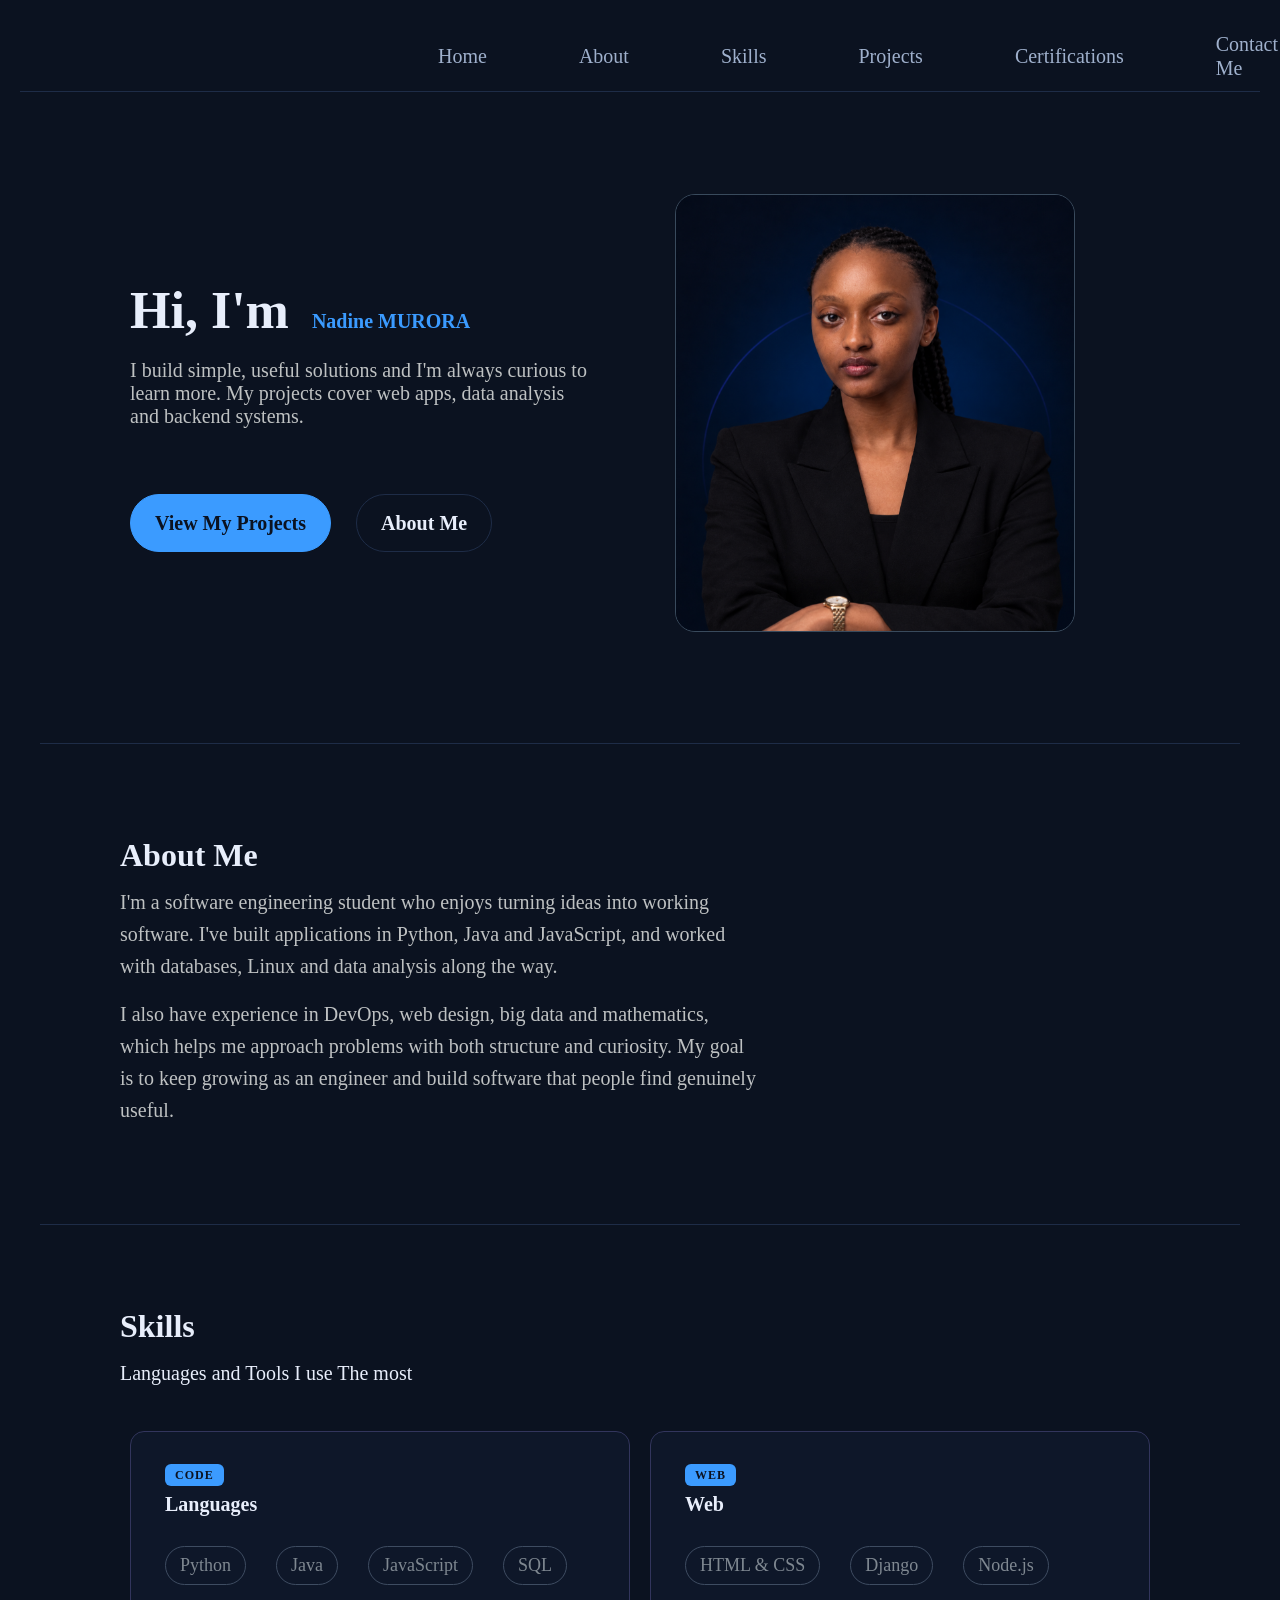
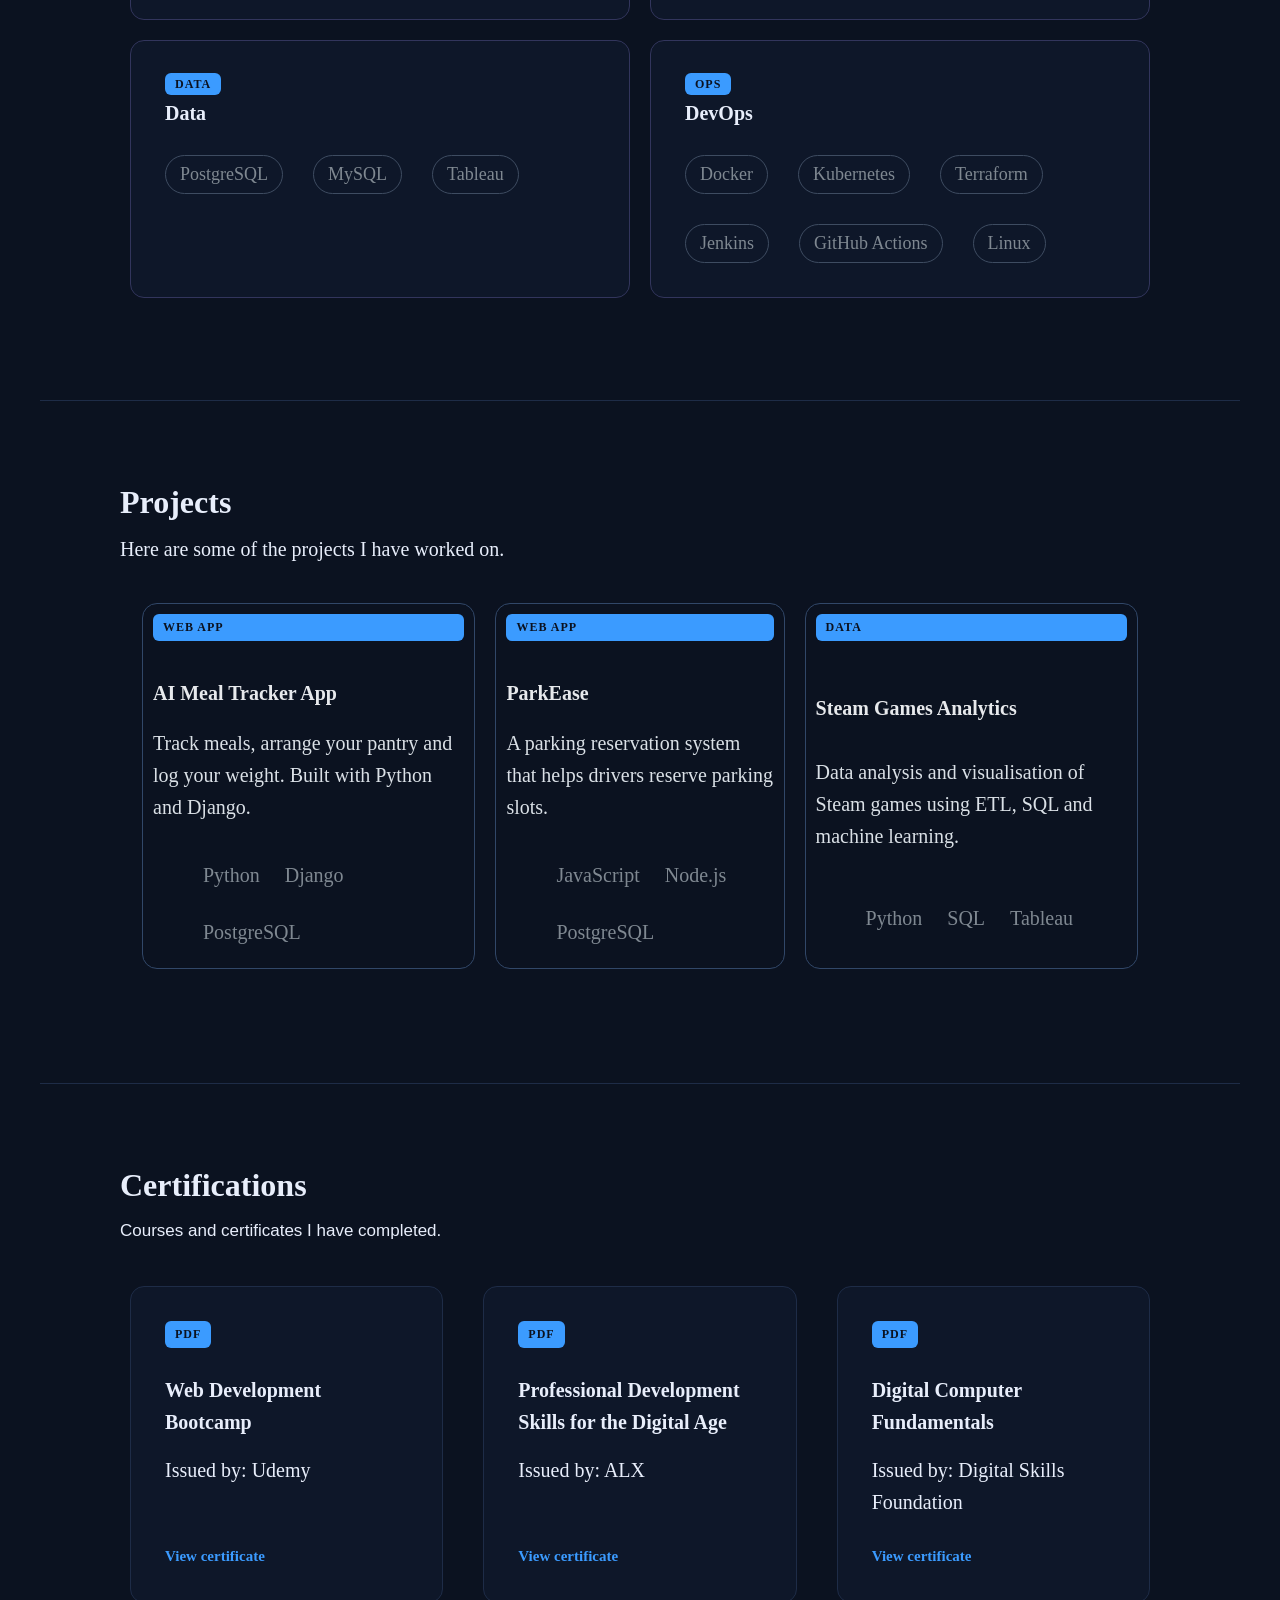
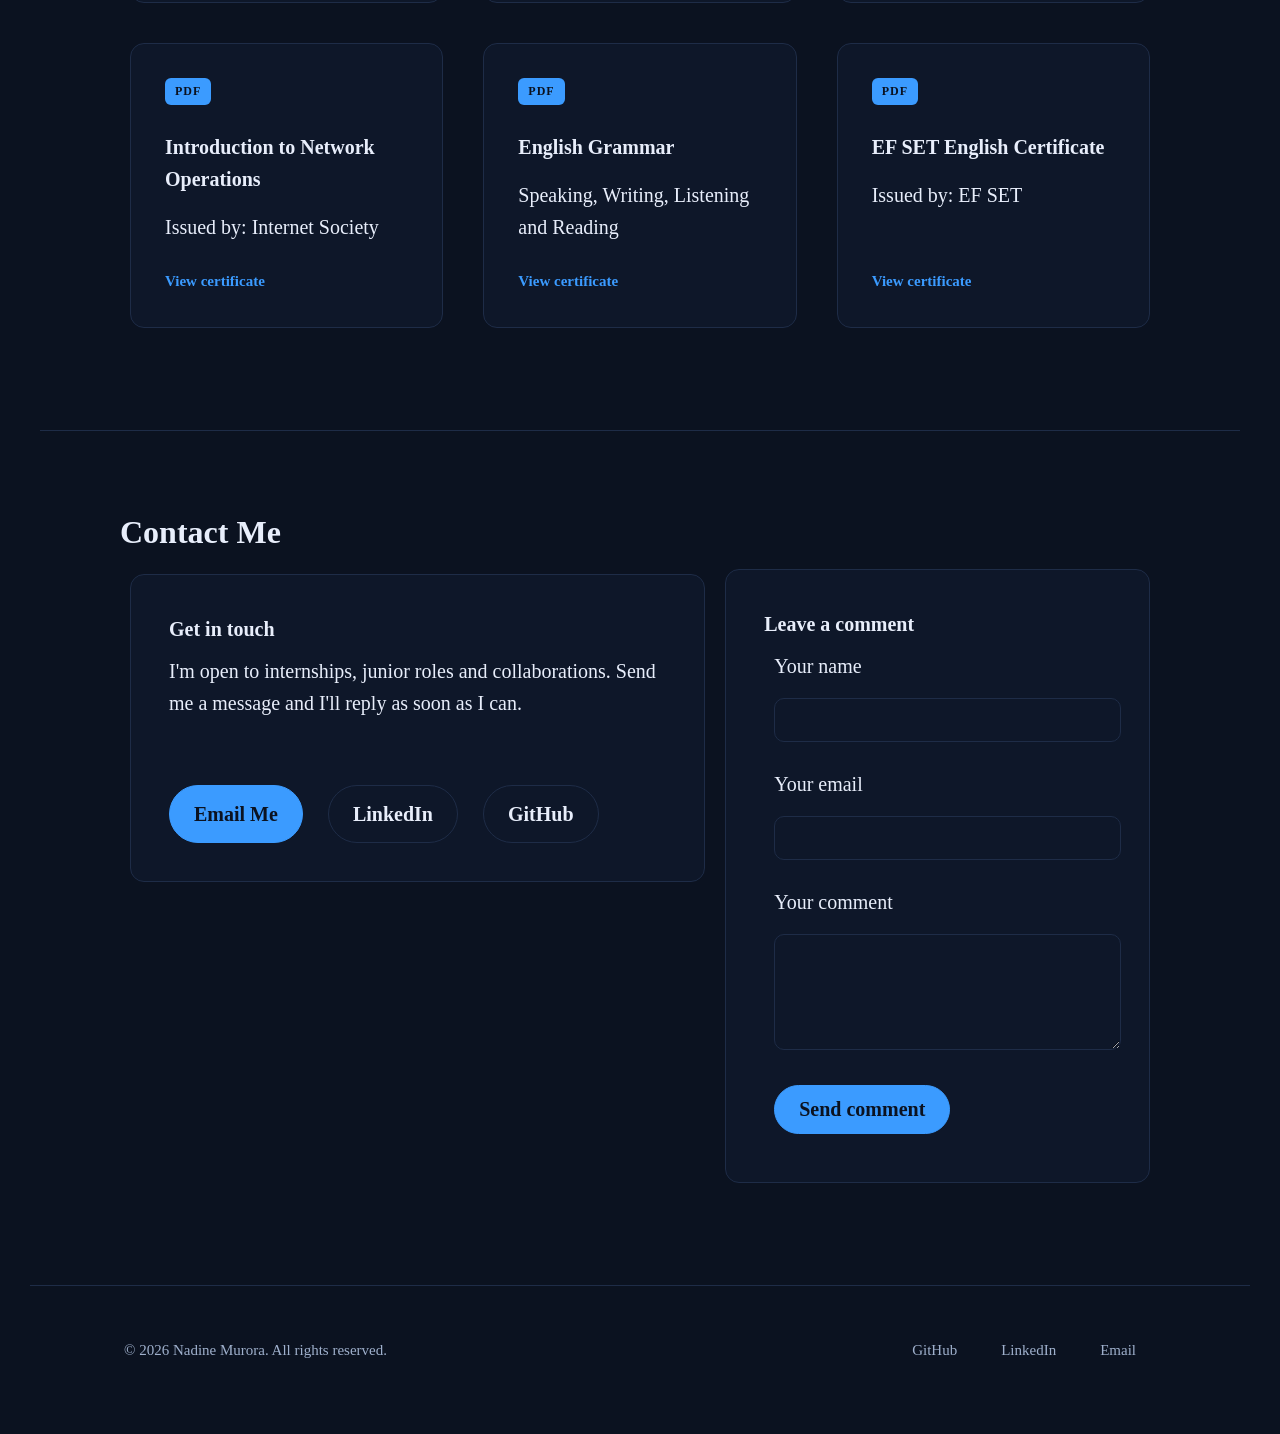
<file: index.html>
<!DOCTYPE html>
<html lang="en">
<head>
    <link rel="stylesheet" type="text/css" href="style.css">
    <meta charset="UTF-8">
    <meta name="viewport" content="width=device-width, initial-scale=1.0">
    <title>MY Portfolio</title>
</head>
<body>
    <header>
    <nav>
        <ul>
        <li><a href="#home" class="active">Home</a></li>
        <li><a href="#about">About</a></li>
        <li><a href="#skills">Skills</a></li>
        <li><a href="#projects">Projects</a></li>
        <li><a href="#certifications">Certifications</a></li>
        <li><a href="#contact">Contact Me</a></li>
      </ul>
    </nav>
    <div class="header-actions">
    <button id="theme-btn" class="btn" type="button">Light mode</button>
    <a class="btn btn-primary" href="Certficates/CV.pdf" download>Download CV</a>
</div>

    </header>
    <main>
    <section id="home">
        <div class="Intro">
            
        <h1> Hi, I'm <span>Nadine  MURORA</span></h1>
     <p class="lede">I build simple, useful solutions and I'm always curious to learn more. My projects cover web apps, data analysis and backend systems.</p>
         <a class="btn btn-primary" href="#projects">View My Projects</a>
    <a class="btn" href="#about">About Me</a>

     </div>
     <div class="profile">
        <img src="images/profile.png">
     </div>
    </section>
    <section id="about">
        <h2>About Me</h2>
     <p>
        I'm a software engineering student who enjoys turning ideas into working software. 
        I've built applications in Python, Java and JavaScript, and worked with databases, Linux and data analysis along the way.</p>

     <p> I also have experience in DevOps, web design, big data and mathematics, which helps me approach problems with both structure and curiosity.
     My goal is to keep growing as an engineer and build software that people find genuinely useful.
     </p>
    </section>
    <section id="skills">
        <h2>Skills</h2>
        <p>Languages and Tools  I use The most</p>
        <div class="skills-grid">
        <div class="skills-group">
              <span class="badge">CODE</span>
        <h3>Languages</h3>
      <ul>
        <li>Python</li>
        <li>Java</li>
        <li>JavaScript</li>
        <li>SQL</li>
      </ul>
        </div>
        <div class="skills-group">
              <span class="badge">WEB</span>
      <h3>Web</h3>
      <ul>
        <li>HTML &amp; CSS</li>
        <li>Django</li>
        <li>Node.js</li>
      </ul>
      </div>
       <div class="skills-group">
          <span class="badge">DATA</span>
      <h3>Data</h3>
      <ul>
        <li>PostgreSQL</li>
        <li>MySQL</li>
        <li>Tableau</li>
      </ul>
      </div>
       <div class="skills-group">
        <span class="badge">OPS</span>
      <h3>DevOps</h3>
      <ul>
        <li>Docker</li>
        <li>Kubernetes</li>
        <li>Terraform</li>
        <li>Jenkins</li>
        <li>GitHub Actions</li>
        <li>Linux</li>
      </ul>
      </div>
      </div>
    </section>
   <section id="projects">
    <h2>Projects</h2>
    <p>Here are some of the projects I have worked on.</p>

    <div class="projects-grid">
        <article class="project">
             <span class="badge">WEB APP</span>
            <h3>AI Meal Tracker App</h3>
            <p>Track meals, arrange your pantry and log your weight. Built with Python and Django.</p>
            <ul class="tags">
                <li>Python</li>
                <li>Django</li>
                <li>PostgreSQL</li>
            </ul>
        </article>

        <article class="project">
             <span class="badge">WEB APP</span>
            <h3>ParkEase</h3>
            <p>A parking reservation system that helps drivers reserve parking slots.</p>
            <ul class="tags">
                <li>JavaScript</li>
                <li>Node.js</li>
                <li>PostgreSQL</li>
            </ul>
        </article>

        <article class="project">
             <span class="badge">DATA</span>
            <h3>Steam Games Analytics</h3>
            <p>Data analysis and visualisation of Steam games using ETL, SQL and machine learning.</p>
            <ul class="tags">
                <li>Python</li>
                <li>SQL</li>
                <li>Tableau</li>
            </ul>
        </article>
    </div>
</section>
 <section id="certifications">
    <h2>Certifications</h2>
    <p>Courses and certificates I have completed.</p>

    <div class="cert-grid">
        <article class="cert">
            <span class="cert-badge">PDF</span>
            <h3>Web Development Bootcamp</h3>
            <p>Issued by: Udemy</p>
            <a class="cert-link" href="Certficates/WEB Development.pdf" target="_blank" rel="noopener">View certificate</a>
        </article>

        <article class="cert">
            <span class="cert-badge">PDF</span>
            <h3>Professional Development Skills for the Digital Age</h3>
            <p>Issued by: ALX</p>
            <a class="cert-link" href="Certficates/89-professional-foundations-certificate-murora-nadine.png" target="_blank" rel="noopener">View certificate</a>
        </article>

        <article class="cert">
            <span class="cert-badge">PDF</span>
            <h3>Digital Computer Fundamentals</h3>
            <p>Issued by: Digital Skills Foundation</p>
            <a class="cert-link" href="Certficates/DCF.pdf" target="_blank" rel="noopener">View certificate</a>
        </article>

        <article class="cert">
            <span class="cert-badge">PDF</span>
            <h3>Introduction to Network Operations</h3>
            <p>Issued by: Internet Society</p>
            <a class="cert-link" href="Certficates/Netops.pdf" target="_blank" rel="noopener">View certificate</a>
        </article>

        <article class="cert">
            <span class="cert-badge">PDF</span>
            <h3>English Grammar</h3>
            <p>Speaking, Writing, Listening and Reading</p>
            <a class="cert-link" href="Certficates/ENGLISH.pdf" target="_blank" rel="noopener">View certificate</a>
        </article>

        <article class="cert">
            <span class="cert-badge">PDF</span>
            <h3>EF SET English Certificate</h3>
            <p>Issued by: EF SET</p>
            <a class="cert-link" href="Certficates/EF SET Certificate.pdf" target="_blank" rel="noopener">View certificate</a>
        </article>
    </div>
</section>
    <section id="contact">
    <h2>Contact Me</h2>

    <div class="contact-grid">
        <div class="contact-info">
            <h3>Get in touch</h3>
            <p>I'm open to internships, junior roles and collaborations. Send me a message and I'll reply as soon as I can.</p>
            <a class="btn btn-primary" href="https://mail.google.com/mail/?view=cm&amp;fs=1&amp;to=nadinemurora5@gmail.com" target="_blank" rel="noopener">Email Me</a>
            <a class="btn" href="https://www.linkedin.com/in/nadine-murora/" target="_blank" rel="noopener">LinkedIn</a>
            <a class="btn" href="https://github.com/mnadine5" target="_blank" rel="noopener">GitHub</a>
        </div>

        <div id="comment" class="comment-box">
            <h3>Leave a comment</h3>

            <form action="file:///home/okarera/Downloads/Portfolio/Thanks.html" method="POST">
                <label for="name">Your name</label>
                <input type="text" id="name" name="name" required>

                <label for="email">Your email</label>
                <input type="email" id="email" name="email" required>

                <label for="message">Your comment</label>
                <textarea id="message" name="message" rows="5" required></textarea>

                <button type="submit">Send comment</button>
            </form>
        </div>
    </div>
</section>
  </main>
  
    <footer>
        <div class="footer-content">
            <p>&copy; 2026 Nadine Murora. All rights reserved.</p>
            <div class="footer-links">
                <a href="https://github.com/mnadine5" target="_blank" rel="noopener">GitHub</a>
                <a href="https://www.linkedin.com/in/nadine-murora/" target="_blank" rel="noopener">LinkedIn</a>
                <a href="https://mail.google.com/mail/?view=cm&amp;fs=1&amp;to=nadinemurora5@gmail.com" target="_blank" rel="noopener">Email</a>
            </div>
        </div>
    </footer>
 <script src="script.js"></script>
</body>
</html>
</file>
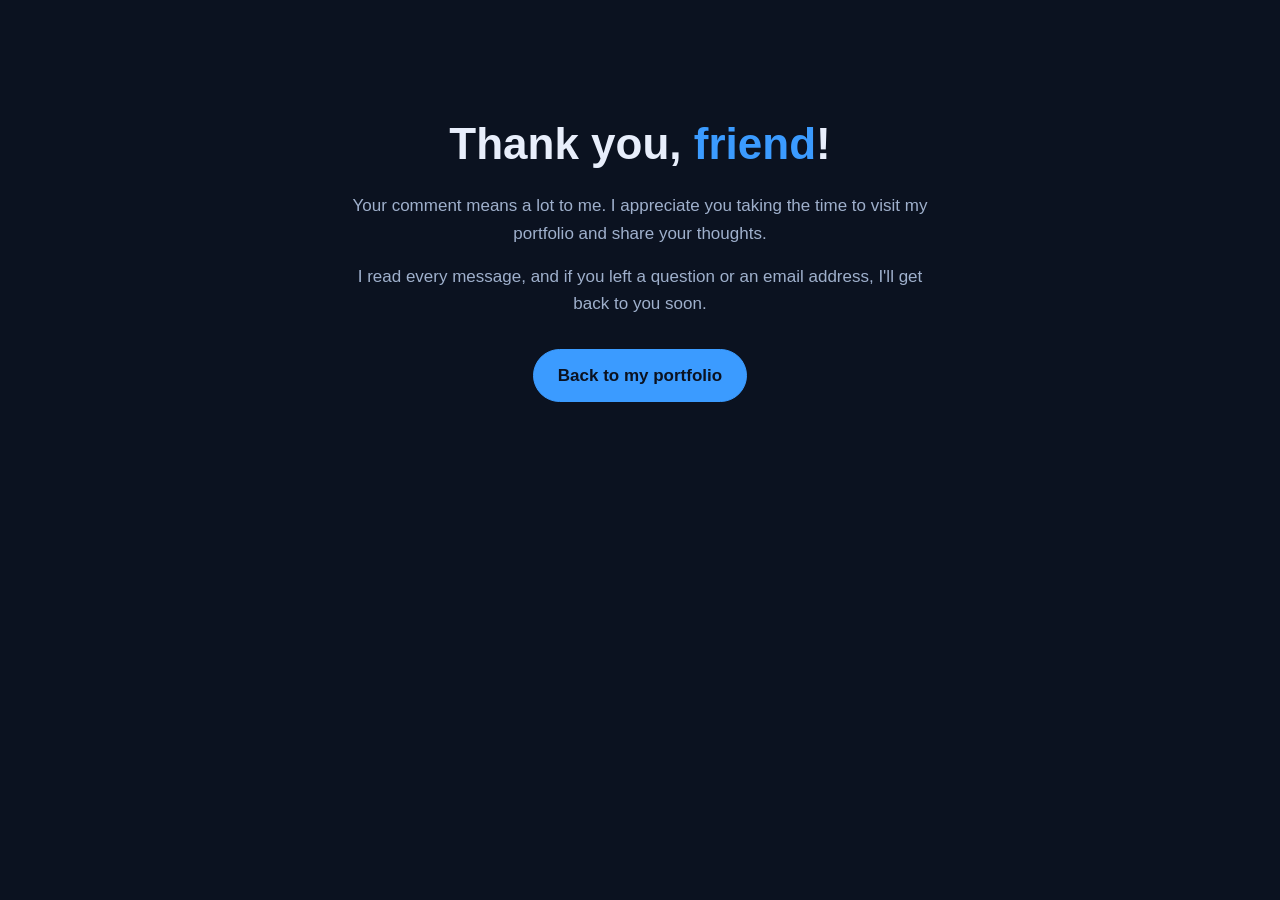
<file: Thanks.html>
<!DOCTYPE html>
<html lang="en">
<head>
    <meta charset="UTF-8">
    <meta name="viewport" content="width=device-width, initial-scale=1.0">
    <title>Thank you | Nadine Murora</title>

    <style>
        *{
            margin: 0;
            padding: 0;
            box-sizing: border-box;
        }

        body{
            background-color: #0b1220;
            color: #e8eefb;
            font-family: Arial, sans-serif;
            font-size: 17px;
            line-height: 1.6;
        }

        .thanks{
            max-width: 640px;
            margin: 0 auto;
            padding: 120px 24px;
            text-align: center;
        }

        h1{
            font-size: 44px;
            line-height: 1.1;
            margin-bottom: 24px;
        }

        h1 span{
            color: #3b9bff;
        }

        p{
            color: #9fb0cc;
            margin-bottom: 16px;
        }

        .btn{
            display: inline-block;
            margin-top: 16px;
            padding: 12px 24px;
            background-color: #3b9bff;
            border: 1px solid #3b9bff;
            border-radius: 999px;
            color: #0b1220;
            font-weight: bold;
            text-decoration: none;
        }

        .btn:hover{
            filter: brightness(1.1);
        }
    </style>
</head>

<body>
    <main class="thanks">
        <h1>Thank you, <span id="visitor">friend</span>!</h1>
        <p>Your comment means a lot to me. I appreciate you taking the time to visit my portfolio and share your thoughts.</p>
        <p>I read every message, and if you left a question or an email address, I'll get back to you soon.</p>
        <a class="btn" href="index.html">Back to my portfolio</a>
    </main>

    <script>
        const params = new URLSearchParams(window.location.search);
        const name = params.get("name");

        if (name) {
            document.getElementById("visitor").textContent = name;
        }
    </script>
</body>
</html>
</file>
<file: style.css>
*{
    
    margin: 10px;
        box-sizing: border-box;
        font-family: 'Times New Roman', Times, serif;
        font-size: 20px;
    
}
html{
    scroll-behavior: smooth;
}
body{
   background-color: #0b1220;
  color: #e8eefb;
   display: block;
   line-height: 1.6;

}
h1{
    font-size: 52px;
    line-height: 1.1;
    margin-bottom: 20px;
}
h2{
    font-size: 32px;
    line-height: 1.2;
    margin-bottom: 12px;
}
h3{
    font-size: 20px;
    margin-bottom: 8px;
}
p{
      font-size: 17px;
       max-width: 640px;
       margin-bottom: 16px;
     font-family: Arial, sans-serif;
}
a{
    color: #e8eefb;
    text-decoration: none;
    
}
section{
   padding: 72px max(24px, calc((100% - 1080px) / 2));
    scroll-margin-top: 64px;
}
/* Header (final version) */
header{
    display: flex;
    justify-content: space-between;
    align-items: center;
    height: 72px;
    margin: 0;
    padding: 0 24px;
    background-color: #0b1220;
    border-bottom: 1px solid #1e2c47;
    position: sticky;
    top: 0;
    z-index: 10;
}

header nav,
header ul{
    margin-left: 180px;
    padding: 0;
}

header ul{
    display: flex;
    align-items: center;
    gap: 8px;
    list-style: none;
}

header nav a{
    display: block;
    padding: 8px 14px;
    border-radius: 999px;
    color: #9fb0cc;
    font-size: 16px;
    line-height: 1.2;
    font-size: 20px;
}

header nav a:hover{
    color: #e8eefb;
    background-color: #0e1729;
}

.header-actions{
    display: flex;
    align-items: center;
    gap: 12px;
}

header .btn{
    margin: 0;
    padding: 10px 22px;
    font-size: 16px;
    line-height: 1.2;
}
ul{
    list-style: none;
}
nav ul{
    display: flex;
    align-items: center;
    gap: 24px;
    list-style: none;
   
}
button.btn{
    background: none;
    color: #e8eefb;
    font-family: Arial, sans-serif;
    font-size: 17px;
    cursor: pointer;
}
    
#home{
    display: flex;
    justify-content: space-between;
    align-items: center;
    gap: 50px;

}

h1 span{
    color: #3b9bff;
    font-size: 20px;
}
.Intro{
    flex: 1;
    min-width: 0;
}
.Intro p{
    color: #6d727c;
    margin-top: 20px;
    line-height: normal;
}
.profile:hover{
    border-color: #2362c0;
    transform:translateY(-4px);
   
}
.profile{ 
    flex: 1;
    min-width: 0;
}
.profile img{
    width: 400px;
    border:  0.5px solid #394a5c;
    border-radius: 20px;
    margin-left: auto;
}
.Intro p{
    color: rgb(190, 193, 194);
}
.lede{
    font-size: 20px;
 font-family: 'Times New Roman', Times, serif;
}
#about h2{
    margin-top: 20px;
}
#about p{
    font-size: 20px;
    color: rgb(190, 193, 194);
    gap: 10px;
    font-family: 'Times New Roman', Times, serif;
   
}
.btn{
    display: inline-block;
    padding: 12px 24px;
    border: 1px solid #1e2c47;
    border-radius: 999px;
    font-weight: bold;
    margin-right: 10px;
    margin-top: 50px;
}

.btn:hover{
    border-color: #3b9bff;
}

.btn-primary{
    background-color: #3b9bff;
    border-color: #3b9bff;
    color: #0b1220;
}
#skills{
    margin-top: 10px;
}
#skills p{
    font-family: 'Times New Roman', Times, serif;
    font-size: 20px;
}
.skills-grid{
    display: grid;
    grid-template-columns: repeat(2, 1fr);
    margin-top: 32px;
    justify-content: space-between;
}
.skills-group{
    background-color: #0e1729;
    border: 1px solid rgb(50, 53, 92);
    border-radius: 14px;
    padding: 24px;
     justify-content:space-between ;
}
.skills-group:hover{
      border-color: #3b9bff;
    transform: translateY(-4px);
     }

.skills-group h3{
    margin-top: 0;
    margin-bottom: 16px;
    font-family: 'Times New Roman', Times, serif;
    font-size: 20px;
    
    
}
.skills-group ul {
    display: flex;
    flex-wrap: wrap ;
    gap: 10px;
    justify-content:space-between ;
     padding: 0;
    margin: 0;
    justify-content: flex-start;
}
.skills-group li{
    color: rgb(127, 136, 145);
    border: 1px solid #3e4c61;
    border-radius: 999px;
    padding: 4px 14px;
    font-size: 15px;
    font-family: 'Times New Roman', Times, serif;
    font-size: 18px;
}
.projects-grid{
    display: flex;
    padding: 12px;
    justify-content: space-between;
    grid-template-columns: repeat(3, 1fr);
}
#projects p{
     font-family: 'Times New Roman', Times, serif;
    font-size: 20px;
}
.project{
    display: grid;
   flex-direction: column;
   border: 1px solid #314768;
   border-radius: 15px;
   font-family: 'Times New Roman', Times, serif;
   font-size: 20px;
}
.project h3{
    color: #e7e9ec;
    font-family: 'Times New Roman', Times, serif;
    font-size: 20px;
    padding-top: 10px;

}
.project p{
    flex: 1;
    color: rgb(218, 224, 230);
    font-family: 'Times New Roman', Times, serif;
    font-size: 20px;
}
.project:hover{
    border-color: #3b9bff;
    transform: translateY(-4px);
}
.tags{
    display: flex;
    flex-wrap: wrap;
    gap: 5px;
    margin-top: 10px;
    color: rgb(127, 136, 145);
    font-family: 'Times New Roman', Times, serif;
    font-size: 20px;
}



/* Certifications */
.cert-grid{
    display: grid;
    grid-template-columns: repeat(3, 1fr);
    gap: 20px;
    margin-top: 32px;
    
}

.cert{
    display: flex;
    flex-direction: column;
    background-color: #0e1729;
    border: 1px solid #1e2c47;
    border-radius: 14px;
    padding: 24px;
    transition: border-color 0.2s, transform 0.2s;
    font-family: 'Times New Roman', Times, serif;
    font-size: 20px;
}

.cert:hover{
    border-color: #3b9bff;
    transform: translateY(-4px);
    font-family: 'Times New Roman', Times, serif;
}

.badge,
.cert-badge{
    align-self: flex-start;
    background-color: #3b9bff;
    color: #0b1220;
    font-size: 12px;
    font-weight: bold;
    letter-spacing: 1px;
    padding: 4px 10px;
    border-radius: 6px;
    margin-bottom: 16px;
  
}

.cert h3{
    margin-bottom: 6px;
    font-family: 'Times New Roman', Times, serif;
    font-size: 20px;
}

.cert p{
    font-size: 14px;
    flex: 1;
    font-family: 'Times New Roman', Times, serif;
    font-size: 20px;
}

.cert-link{
    color: #3b9bff;
    font-weight: bold;
    font-size: 15px;
    font-family: 'Times New Roman', Times, serif;
}

.cert-link:hover{
    text-decoration: underline;
    font-family: 'Times New Roman', Times, serif;
}
/* Contact layout */
.contact-grid{
    display: flex;
    grid-template-columns: 1fr 1fr;
    align-items: start;
    justify-content: space-between;
    font-family: 'Times New Roman', Times, serif;
    font-size: 20px;
}
#comment{
    margin-top: 5px;
    font-family: 'Times New Roman', Times, serif;
    font-size: 20px;

}
#comment label{
    font-family: 'Times New Roman', Times, serif;
    font-size: 20px;

}
.contact-info p{
    font-family: 'Times New Roman', Times, serif;
    font-size: 20px;
    
}
.contact-info,
.comment-box{
    background-color: #0e1729;
    border: 1px solid #1e2c47;
    border-radius: 14px;
    padding: 28px;
   
    
}


footer{
    border-top: 1px solid #1e2c47;
    padding: 32px 0;
    font-family: 'Times New Roman', Times, serif;
    font-size: 20px;
}
.footer-content{
    max-width: 1080px;
    margin: 0 auto;
    padding: 0 24px;
    display: flex;
    justify-content: space-between;
    color:#9fb0cc;
    align-items: center;
    flex-wrap: wrap;
    gap: 16px;
    font-family: 'Times New Roman', Times, serif;
    font-size: 20px;

}
footer p{
    font-size: 14px;
    color: #9fb0cc;
    margin: 0;
    max-width: none;
    font-family: 'Times New Roman', Times, serif;
    font-size: 15px;
}
.footer-links{
    display: flex;
    gap: 24px;
}
.footer-links a{
    font-size: 14px;
    color: #9fb0cc;
    font-family: 'Times New Roman', Times, serif;
    font-size: 15px;
}
.footer-links a:hover{
    color: #3b9bff;
   

}
/* Comment form */
.comment-box{
    max-width: 640px;
    margin-top: 56px;
    scroll-margin-top: 90px;
}

.comment-box label{
    display: block;
    font-size: 15px;
    margin-bottom: 6px;
    font-family: 'Times New Roman', Times, serif;
}

.comment-box input,
.comment-box textarea{
    width: 100%;
    background-color: #0e1729;
    color: #e8eefb;
    border: 1px solid #1e2c47;
    border-radius: 10px;
    padding: 12px 14px;
    font-family: Arial, sans-serif;
    font-size: 16px;
    margin-bottom: 16px;
}

.comment-box textarea{
    resize: vertical;
    font-family: 'Times New Roman', Times, serif;
}

.comment-box input:focus,
.comment-box textarea:focus{
    outline: none;
    border-color: #3b9bff;
}

.comment-box button{
    background-color: #3b9bff;
    color: #0b1220;
    border: 1px solid #3b9bff;
    border-radius: 999px;
    padding: 12px 24px;
    font-family: Arial, sans-serif;
    font-size: 16px;
    font-weight: bold;
    cursor: pointer;
     font-family: 'Times New Roman', Times, serif;
     font-size: 20px;

}

.comment-box button:hover{
    filter: brightness(1.1);
}

/* Light theme */
body.light{
    background-color: #f4f7fc;
    color: #0f1f3a;
}

body.light p{ color: #52627c; }
body.light a{ color: #0f1f3a; }

body.light header{
    background-color: #f4f7fc;
    border-bottom-color: #d6deea;
}

body.light nav a{ color: #52627c; }
body.light nav a:hover{ color: #0f1f3a; }

body.light .skill-group,
body.light .project{
    background-color: #ffffff;
    border-color: #d6deea;
}

body.light .skill-group li,
body.light .tags li,
body.light .btn{
    border-color: #d6deea;
}

body.light h1 span,
body.light .role,
body.light .skill-group h3,
body.light .project h3{
    color: #0b63d6;
}

body.light .btn-primary{
    background-color: #0b63d6;
    border-color: #0b63d6;
    color: #ffffff;
}

body.light button.btn{ color: #0f1f3a; }
body.light footer{ border-top-color: #d6deea; }

body.light .comment-box input,
body.light .comment-box textarea{
    background-color: #ffffff;
    color: #0f1f3a;
    border-color: #d6deea;
}
body.light .cert{
    background-color: #ffffff;
    border-color: #d6deea;
}

body.light .cert-link{
    color: #0b63d6;
}

body.light .cert-badge{
    background-color: #0b63d6;
    color: #ffffff;
}
body.light .badge,
body.light .cert-badge{
    background-color: #0b63d6;
    color: #ffffff;
}
body.light nav a:hover{
    color: #0f1f3a;
    background-color: #e6edf7;
}

body.light nav a.active{
    color: #0b63d6;
    background-color: #e6edf7;
}

body.light .comment-box button{
    background-color: #0b63d6;
    border-color: #0b63d6;
    color: #ffffff;
}

/* Light theme: Skills */
body.light .skills-group{
    background-color: #ffffff;
    border-color: #d6deea;
}

body.light .skills-group h3{
    color: #0b63d6;
}

body.light .skills-group li{
    background-color: #f4f7fc;
    border-color: #c3cfe0;
    color: #0f1f3a;
}

body.light .skills-group .badge{
    background-color: #0b63d6;
    color: #ffffff;
}
body.light .badge{
    background-color: #0b63d6;
    color: #ffffff;
}
body.light .contact-info,
body.light .comment-box{
    background-color: #ffffff;
    border-color: #d6deea;
}


section + section{
    border-top: 1px solid #1e2c47;
}
</file>
